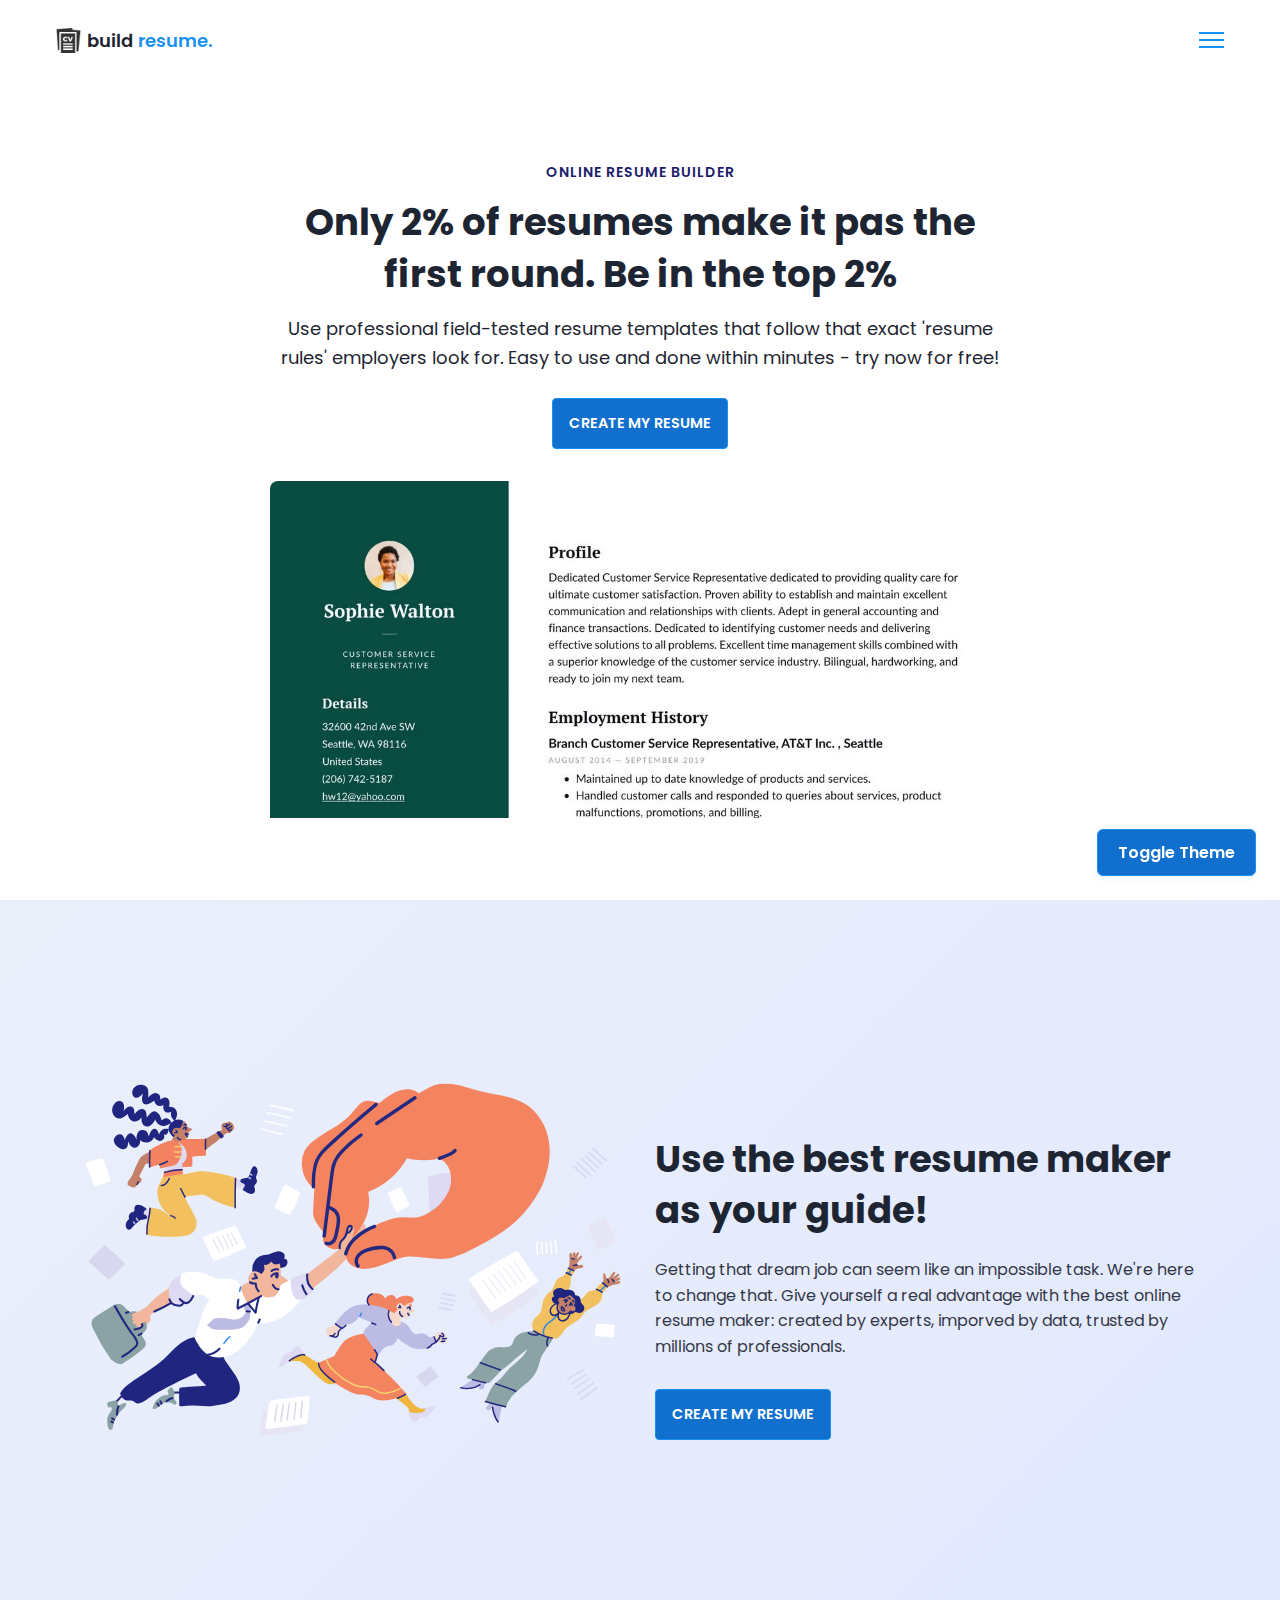
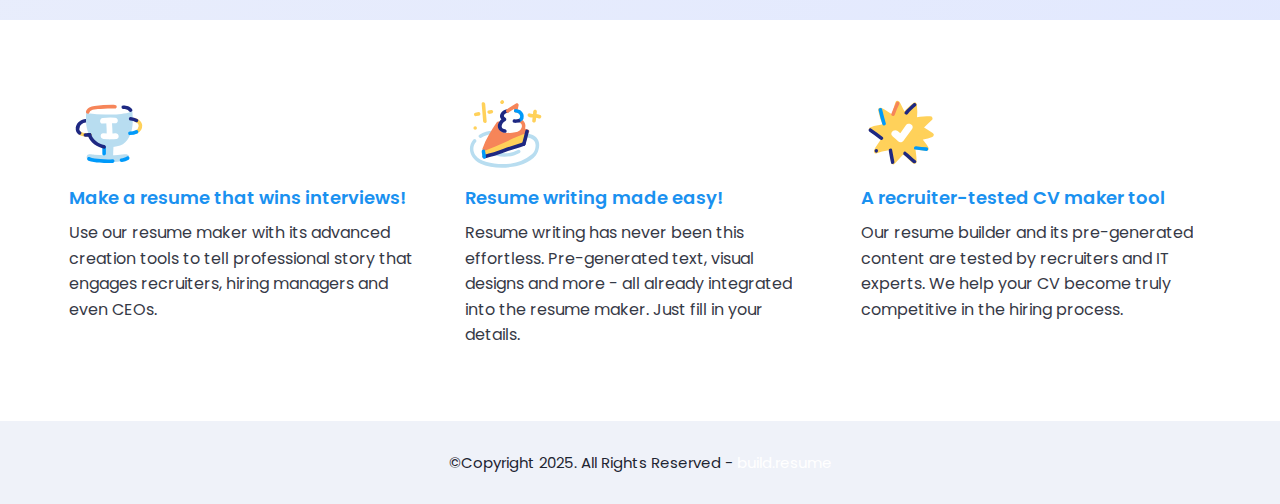
<file: index.html>
<!DOCTYPE html>
<html>
    <head>
        <meta charset="utf-8">
        <meta http-equiv="X-UA-Compatible" content="IE=edge">
        <title>Home Page</title>
        <meta name="description" content="">
        <meta name="viewport" content="width=device-width, initial-scale=1">
        <link rel="stylesheet" href="assets/css/main.css">
    </head>
    <body>

        <nav class="navbar bg-white">
            <div class="container">
                <div class="navbar-content">
                    <div class="brand-and-toggler">
                        <a href="index.html" class="navbar-brand">
                            <img src="assets/images/curriculum-vitae.png" alt="" class="navbar-brand-icon">
                            <span class="navbar-brand-text">build <span>resume.</span></span>
                        </a>
                        <button type="button" class="navbar-toggler-btn">
                            <div class="bars">
                                <div class="bar"></div>
                                <div class="bar"></div>
                                <div class="bar"></div>
                            </div>
                        </button>
                    </div>
                </div>
            </div>
        </nav>

        <header class="header bg-bright" id="header">
            <div class="container">
                <div class="header-content text-center">
                    <h6 class="text-uppercase text-blue-dark fs-14 fw-6 ls-1">online resume builder</h6>
                    <h1 class="lg-title">Only 2% of resumes make it pas the first round. Be in the top 2%</h1>
                    <p class="text-dark fs-18">Use professional field-tested resume templates that follow that exact 'resume rules' employers look for. Easy to use and done within minutes - try now for free!</p>
                    <a href="resume.html" class="btn btn-primary text-uppercase">create my resume</a>
                    <img src="assets/images/dublin-resume-templates.avif">
                </div>
            </div>
        </header>

        <div class="section-one">
            <div class="container">
                <div class="section-one-content">
                    <div class="section-one-l">
                        <img src="assets/images/visual-0c7080adf17f1f207276f613447c924f667dab34b7ac415cd7ef653172defd0b.svg">
                    </div>
                    <div class="section-one-r text-center">
                        <h2 class="lg-title">Use the best resume maker as your guide!</h2>
                        <p class="text">Getting that dream job can seem like an impossible task. We're here to change that. Give yourself a real advantage with the best online resume maker: created by experts, imporved by data, trusted by millions of professionals.</p>
                        <div class="btn-group">
                            <a href="resume.html" class="btn btn-primary text-uppercase">create my resume</a>
<!--                             <a href="#" class="btn btn-secondary text-uppercase">watch video</a> -->
                        </div>
                    </div>
                </div>
            </div>
        </div>

        <div class="section-two bg-bright">
            <div class="container">
                <div class="section-two-content">
                    <div class="section-items">
                        <div class="section-item">
                            <div class="section-item-icon">
                                <img src="assets/images/feature-1-edf4481d69166ac81917d1e40e6597c8d61aa970ad44367ce78049bf830fbda5.svg" alt="">
                            </div>
                            <h5 class="section-item-title">Make a resume that wins interviews! </h5>
                            <p class="text">Use our resume maker with its advanced creation tools to tell professional story that engages recruiters, hiring managers and even CEOs.</p>
                        </div>

                        <div class="section-item">
                            <div class="section-item-icon">
                                <img src="assets/images/feature-2-a7a471bd973c02a55d1b3f8aff578cd3c9a4c5ac4fc74423d94ecc04aef3492b.svg" alt="">
                            </div>
                            <h5 class="section-item-title">Resume writing made easy!</h5>
                            <p class="text">Resume writing has never been this effortless. Pre-generated text, visual designs and more - all already integrated into the resume maker. Just fill in your details.</p>
                        </div>

                        <div class="section-item">
                            <div class="section-item-icon">
                                <img src="assets/images/feature-3-4e87a82f83e260488c36f8105e26f439fdc3ee5009372bb5e12d9421f32eabdd.svg" alt="">
                            </div>
                            <h5 class="section-item-title">A recruiter-tested CV maker tool</h5>
                            <p class="text">Our resume builder and its pre-generated content are tested by recruiters and IT experts. We help your CV become truly competitive in the hiring process.</p>
                        </div>
                    </div>
                </div>
            </div>
        </div>

        <footer class="footer bg-dark">
            <div class="container">
                <div class="footer-content text-center">
                    <p class="fs-15">&copy;Copyright 2025. All Rights Reserved - <span>build.resume</span></p>
                </div>
            </div>
        </footer>

        <!-- Theme Toggle Button -->
        <button id="theme-toggle" class="btn btn-secondary" style="position:fixed;bottom:24px;right:24px;z-index:999;">
            Toggle Theme
        </button>

        <!-- Load jQuery BEFORE your script.js -->
        <script src="https://code.jquery.com/jquery-3.6.0.min.js"></script>
        <script src="assets/js/script.js"></script>
    </body>
</html>
</file>
<file: assets/css/main.css>
@import url('https://fonts.googleapis.com/css2?family=Manrope:wght@200;300;400;500;600;700;800&family=Poppins:ital,wght@0,100;0,200;0,300;0,400;0,500;0,600;0,700;0,800;0,900;1,100;1,200;1,300;1,400;1,500;1,600;1,700;1,800;1,900&display=swap');

:root{
    --clr-blue: #1A91F0;
    --clr-blue-mid: #1170CD;
    --clr-blue-dark: #1A1C6A;
    --clr-white: #fff;
    --clr-bright: #EFF2F9;
    --clr-dark: #1e2532;
    --clr-black: #000;
    --clr-grey: #656e83;
    --clr-green: #084C41;
    --font-poppins: 'Poppins', sans-serif;
    --font-manrope: 'Manrope', sans-serif;;
    --transition: all 300ms ease-in-out;
}

*{
    padding: 0;
    margin: 0;
    box-sizing: border-box;
}

html{
    font-size: 10px;
}

body{
    font-size: 1.6rem;
    font-family: var(--font-poppins);
    background: linear-gradient(135deg, #EFF2F9 0%, #e0e7ff 100%);
}

button{
    border: none;
    background-color: transparent;
    outline: 0;
    cursor: pointer;
    font-family: inherit;
}

img{
    width: 100%;
    display: block;
}

a{
    text-decoration: none;
}

/* fonts */
.font-poppins{font-family: var(--font-poppins);}
.font-manrope{font-family: var(--font-manrope);}

/* text colors */
.text-blue{color: var(--clr-blue);}
.text-blue-mid{color: var(--clr-blue-mid);}
.text-blue-dark{color: var(--clr-blue-dark);}
.text-bright{color: var(--clr-bright);}
.text-dark{color: var(--clr-dark);}
.text-grey{color: var(--clr-grey);}
.text-white{color: var(--clr-white);}

/* backgrounds */
.bg-blue{background-color: var(--clr-blue);}
.bg-blue-mid{background-color: var(--clr-blue-mid);}
.bg-blue-dark{background-color: var(--clr-blue-dark);}
.bg-bright{background-color: var(--clr-bright);}
.bg-dark{background-color: var(--clr-dark);}
.bg-grey{background-color: var(--clr-grey);}
.bg-white{background-color: var(--clr-white);}
.bg-black{background-color: var(--clr-black);}
.bg-green{background-color: var(--clr-green);}

.text-center{ text-align: center;}
.text-left{text-align: left;}
.text-right{text-align: right;}
.text-uppercase{text-transform: uppercase;}
.text-lowercase{text-transform: lowercase;}
.text-capitalize{text-transform: capitalize;}
.text{
    color: var(--clr-dark);
    opacity: 0.9;
    margin: 2rem 0;
    line-height: 1.6;
}

.fw-2{font-weight: 200;}
.fw-3{font-weight: 300;}
.fw-4{font-weight: 400;}
.fw-5{font-weight: 500;}
.fw-6{font-weight: 600;}
.fw-7{font-weight: 700;}
.fw-8{font-weight: 800;}

.fs-13{font-size: 13px;}
.fs-14{font-size: 14px;}
.fs-15{font-size: 15px;}
.fs-16{font-size: 16px;}
.fs-17{font-size: 17px;}
.fs-18{font-size: 18px;}
.fs-19{font-size: 19px;}
.fs-20{font-size: 20px;}
.fs-21{font-size: 21px;}
.fs-22{font-size: 22px;}
.fs-23{font-size: 23px;}
.fs-24{font-size: 24px;}
.fs-25{font-size: 25px;}

.ls-1{letter-spacing: 1px;}
.ls-2{letter-spacing: 2px;}

.container{
    max-width: 1200px;
    margin: 0 auto;
    padding: 0 1.6rem;
}

/* bars button */
.bars{
    display: flex;
    flex-direction: column;
    justify-content: space-between;
    height: 16.5px;
    width: 25px;
}
.bars .bar{
    width: 100%;
    height: 2px;
    background-color: var(--clr-blue);
    transition: var(--transition);
}

.bars:hover .bar{
    background-color: var(--clr-dark);
}

/* buttons */
.btn{
    font-size: 14.5px;
    font-weight: 600;
    padding: 1.4rem 1.6rem;
    border-radius: 4px;
    display: inline-block;
}

.btn-primary{
    background-color: var(--clr-blue);
    color: var(--clr-white);
    border: 1px solid var(--clr-blue);
    transition: var(--transition);
}

.btn-primary:hover{
    background-color: transparent;
    color: var(--clr-dark);
    border-color: var(--clr-grey);
}

.btn-secondary{
    background-color: transparent;
    color: var(--clr-dark);
    border: 1px solid var(--clr-grey);
    transition: var(--transition);
}

.btn-secondary:hover{
    background-color: var(--clr-blue);
    color: var(--clr-white);
    border-color: var(--clr-blue);
}

.btn-group button:first-child, .btn-group a:first-child{
    margin-right: 1rem!important;
}

/* navbar part */
.navbar{
    height: 80px;
    display: flex;
    align-items: center;
    box-shadow: rgba(0, 0, 0, 0.08) 0px 3px 8px;
}

.navbar .container{
    width: 100%;
}

.navbar-brand{
    display: flex;
    align-items: center;
    justify-content: flex-start;
    font-size: 1.8rem;
}
.navbar-brand-text{
    color: var(--clr-dark);
    font-weight: 600;
}
.navbar-brand-text span{
    color: var(--clr-blue);
}
.navbar-brand-icon{
    width: 25px;
    margin-right: 6px;
    opacity: 0.8;
}
.brand-and-toggler{
    display: flex;
    align-items: center;
    justify-content: space-between;
}
.header{
    min-height: calc(100vh - 80px);
    display: flex;
    flex-direction: column;
    align-items: center;
    justify-content: center;
}
.header-content{
    max-width: 740px;
    margin-right: auto;
    margin-left: auto;
}
.header-content img{
    max-width: 760px;
    border-top-right-radius: 8px;
    border-top-left-radius: 8px;
    margin-top: 3.2rem;
}
.lg-title{
    margin: 1.4rem 0;
    font-size: 37px;
    line-height: 1.4;
    color: var(--clr-dark);
}
.header-content p{
    margin-bottom: 2.6rem;
    line-height: 1.6;
}


/* section one */
.section-one{
    padding: 64px 0;
    min-height: 80vh;
    display: flex;
    align-items: center;
}
.section-one-l img{
    max-width: 545px;
    margin-right: auto;
    margin-left: auto;
}
.section-one-r{
    margin-top: 4rem;
}

.section-one .btn-group{
    margin-top: 2rem;
}
.section-one-r{
    max-width: 545px;
    margin-right: auto;
    margin-left: auto;
}
.section-one-r .btn-group{
    margin-top: 3rem;
}

/* section two */
.section-two{
    padding: 64px 0;
}
.section-two .section-items{
    display: grid;
    gap: 2rem;
}

.section-two .section-item{
    max-width: 350px;
    text-align: center;
    margin-right: auto;
    margin-left: auto;
}
.section-two .section-item-icon{
    margin: 1rem 0;
}
.section-two .section-item-icon img{
    width: 80px;
    margin-right: auto;
    margin-left: auto;
}
.section-two .section-item-title {
    color: var(--clr-blue);
    font-size: 1.8rem;
    font-weight: 600;
}
.section-two .text{
    margin: 0.9rem 0;
}

/* footer */
.footer{
    padding: 3rem 0;
}
.footer-content p{
    color: var(--clr-grey);
}
.footer-content p span{
    color: var(--clr-white);
}

/* media queries */
@media screen and (min-width: 768px){
    .section-two .section-items{
        grid-template-columns: repeat(2, 1fr);
    }
}

@media screen and (min-width: 992px){
    .section-one-content{
        display: grid;
        grid-template-columns: repeat(2, 1fr);
        column-gap: 3rem;
    }
    .section-one-r{
        text-align: left;
    }
    .section-two .section-items{
        grid-template-columns: repeat(3, 1fr);
    }
    .section-two .section-item{
        text-align: left;
    }
    .section-two .section-item-icon img{
        margin-left: 0;
    }
}



/* resume page */
#about-sc{
    padding: 64px 0;
}

.cv-form-row-title{
    background-color: var(--clr-dark);
    padding: 0.8rem 1.6rem;
    margin-bottom: 2rem;
}

.cv-form-row-title h3{
    color: var(--clr-white);
    font-weight: 500;
    text-transform: uppercase;
    letter-spacing: 1.5px;
    font-size: 1.7rem;
}
.cv-form-blk{
    margin: 3rem 0;
}
.cv-form-row{
    padding: 3rem 2rem 0 2rem;
    border: 1px solid rgba(0, 0, 0, 0.08);
    margin-bottom: 1rem;
    position: relative;
}
textarea{
    resize: none;
}
.form-elem{
    margin-bottom: 3rem;
    position: relative;
}
.form-label{
    display: block;
    font-weight: 600;
    font-size: 14px;
    color: var(--clr-dark);
    margin-bottom: 0.5rem;
}
.form-control{
    border-radius: none;
    border: 1px solid rgba(0, 0, 0, 0.1);
    font-size: 14px;
    padding: 0.8rem 1.6rem;
    font-family: inherit;
    width: 100%;
    outline: 0;
    transition: var(--transition);
}

.form-control:focus{
    border-color: rgba(0, 0, 0, 0.3);
}
.form-text{
    color: #ca0b00;
    font-size: 12px;
    position: absolute;
    letter-spacing: 0.5px;
    top: calc(100% + 2px);
    left: 0;
    width: 100%;
}
.cols-3, .cols-2{
    display: grid;
}
.repeater-add-btn{
    width: 25px;
    height: 25px;
    background-color: var(--clr-blue-mid);
    font-size: 1.6rem;
    color: var(--clr-white);
    margin: 1rem 0;
}
.repeater-remove-btn{
    position: absolute;
    top: 10px;
    right: 10px;
    z-index: 999;
    width: 25px;
    height: 25px;
    border-radius: 50%;
    background-color: #ca0b00;
    color: var(--clr-white);
    font-size: 1.6rem;
}

/* preview section */
.preview-cnt{
    border-radius: 18px;
    display: grid;
    grid-template-columns: 32% auto;
    box-shadow: 0 8px 32px rgba(26,145,240,0.12);
    overflow: hidden;
    background: var(--clr-white);
    padding: 2rem;
    margin-bottom: 3rem;
    gap: 2rem;
}

.preview-cnt-l{
    border-right: 2px solid var(--clr-bright);
    padding-right: 2rem;
}
.preview-cnt-r{
    padding-left: 2rem;
}
.preview-cnt-l .preview-blk:nth-child(1){
    text-align: center;
}
.preview-image{
    width: 120px;
    height: 120px;
    border-radius: 50%;
    overflow: hidden;
    margin-right: auto;
    margin-left: auto;
}
.preview-image img{
    width: 100%;
    height: 100%;
    object-fit: cover;
}
.preview-item-name{
    font-size: 2.4rem;
    font-weight: 600;
    margin: 1.8rem 0;
    position: relative;
}
.preview-item-name::after{
    position: absolute;
    content: "";
    bottom: -10px;
    width: 50px;
    height: 1.5px;
    background-color: rgba(255, 255, 255, 0.5);
    left: 50%;
    transform: translateX(-50%);
}
.preview-blk{
    padding: 1rem 0;
    margin-bottom: 1rem;
}
.preview-blk-title h3{
    font-size: 2rem;
    font-weight: 700;
    letter-spacing: 2px;
    color: var(--clr-blue);
    margin-bottom: 1rem;
    text-transform: uppercase;
    border-bottom: 2px solid var(--clr-blue-mid);
    display: inline-block;
    padding-bottom: 0.3rem;
}
.preview-blk-title{
    margin-bottom: 1rem;
}
.preview-blk-list .preview-item{
    font-size: 1.5rem;
    margin-bottom: 0.2rem;
    opacity: 0.95;
}
.preview-cnt-r .preview-blk-title{
    color: var(--clr-dark);
}
.preview-cnt-r .preview-blk-list .preview-item{
    margin-top: 1.8rem;
}

.achievements-items.preview-blk-list .preview-item span:first-child,
.educations-items.preview-blk-list .preview-item span:first-child,
.experiences-items.preview-blk-list .preview-item span:first-child{
    display: block;
    font-weight: 600;
    margin-bottom: 1rem;
    background-color: rgba(0, 0, 0, 0.03);
}

.educations-items.preview-blk-list .preview-item span:nth-child(2),
.experiences-items.preview-blk-list .preview-item span:nth-child(2){
    font-weight: 600;
    margin-right: 1rem;
}

.educations-items.preview-blk-list .preview-item span:nth-child(3),
.experiences-items.preview-blk-list .preview-item span:nth-child(3){
    font-style: italic;
    margin-right: 1rem;
}

.educations-items.preview-blk-list .preview-item span:nth-child(4),
.educations-items.preview-blk-list .preview-item span:nth-child(5),
.experiences-items.preview-blk-list .preview-item span:nth-child(4),
.experiences-items.preview-blk-list .preview-item span:nth-child(5){
    margin-right: 1rem;
    background-color: var(--clr-green);
    color: var(--clr-white);
    padding: 0 1rem;
    border-radius: 0.6rem;
}

.educations-items.preview-blk-list .preview-item span:nth-child(6),
.experiences-items.preview-blk-list .preview-item span:nth-child(6){
    font-size: 13.5px;
    display: block;
    opacity: 0.8;
    margin-top: 1rem;
}
.projects-items.preview-blk-list .preview-item span{
    display: block;
}

@media screen and (min-width: 768px){
    .cols-3{
        grid-template-columns: repeat(3, 1fr);
        column-gap: 2rem;
    }
    .cols-2{
        grid-template-columns: repeat(2, 1fr);
        column-gap: 2rem;
    }
}

@media screen and (min-width: 992px){
    .cv-form-row{
        padding: 3rem 3rem 0rem 3rem;
    }
    .cols-3{
        grid-template-columns: repeat(3, 1fr);
    }
}

.print-btn-sc{
    margin: 2rem 0 6rem 0;
}

/* print section */
@media print{
    body *{
        visibility: hidden;
    }

    .non_print_area{
        display: none;
    }

    .print_area, .print_area *{
        visibility: visible;
    }

    .print_area{
        width: 100%;
        position: absolute;
        left: 0;
        top: 0;
        overflow: hidden;
    }
}

/* Dark Theme Support */
.dark-theme {
    --clr-blue: #60a5fa;
    --clr-blue-mid: #2563eb;
    --clr-blue-dark: #1e293b;
    --clr-white: #1e2532;
    --clr-bright: #23283e;
    --clr-dark: #fff;
    --clr-black: #000;
    --clr-grey: #a0aec0;
    --clr-green: #0f766e;
    background: linear-gradient(135deg, #23283e 0%, #1e2532 100%);
    color: var(--clr-dark);
}

body, h1, h2, h3, h4, h5, h6, .lg-title, .navbar-brand-text, .footer-content p, .form-label, .text, .btn, .btn-primary, .btn-secondary {
    color: var(--clr-dark);
}

.btn-secondary, .btn-primary {
    background-color: var(--clr-blue-mid);
    color: var(--clr-white);
    border: 1px solid var(--clr-blue);
    transition: var(--transition);
}

.btn-secondary:hover, .btn-primary:hover {
    background-color: var(--clr-blue);
    color: var(--clr-dark);
    border-color: var(--clr-blue);
}

.bg-dark {
    background-color: var(--clr-bright);
}

.bg-bright {
    background-color: var(--clr-white);
}

/* Theme Toggle Button Styles */
#theme-toggle {
    position: fixed;
    bottom: 24px;
    right: 24px;
    z-index: 999;
    padding: 1rem 2rem;
    border-radius: 6px;
    font-size: 16px;
    font-weight: 600;
    background: var(--clr-blue-mid);
    color: var(--clr-white);
    border: 1px solid var(--clr-blue);
    box-shadow: 0 2px 8px rgba(26,145,240,0.08);
    cursor: pointer;
    transition: background 0.3s, color 0.3s, box-shadow 0.3s;
}

#theme-toggle:hover {
    background: var(--clr-blue);
    color: var(--clr-dark);
    box-shadow: 0 4px 16px rgba(26,145,240,0.12);
}

/* Dark theme adjustments for button */
.dark-theme #theme-toggle {
    background: var(--clr-blue-mid);
    color: var(--clr-white);
    border: 1px solid var(--clr-blue);
}

.dark-theme #theme-toggle:hover {
    background: var(--clr-blue);
    color: var(--clr-dark);
}

/* print button and theme toggle transition */
.print-btn, #theme-toggle {
    transition: box-shadow 0.3s, background 0.3s, color 0.3s;
}

.print-btn:hover, #theme-toggle:hover {
    box-shadow: 0 4px 16px rgba(26,145,240,0.15);
    background: var(--clr-blue);
    color: var(--clr-white);
}

@media (max-width: 900px) {
    .preview-cnt {
        flex-direction: column;
        gap: 0;
    }
    .preview-cnt-l, .preview-cnt-r {
        border: none;
        padding: 0;
    }
}
</file>
